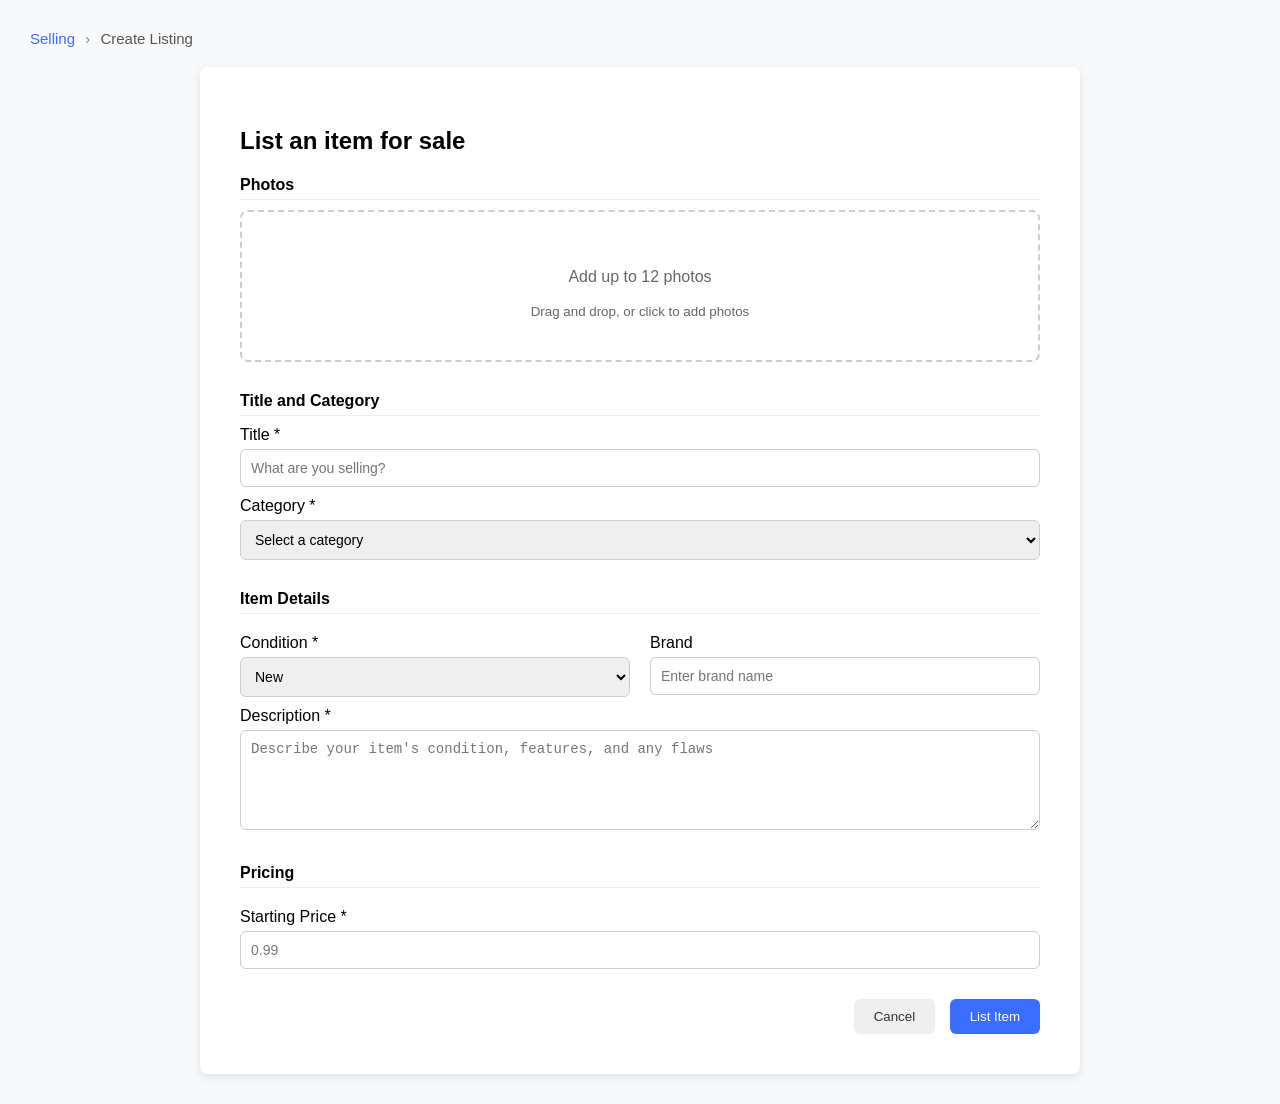
<file: templates/create_bid.html>
<!DOCTYPE html>
<html lang="en">

<head>
  <meta charset="UTF-8">
  <title>Create Listing</title>
  <link rel="stylesheet" href="./../static/css/create_bid.css">
</head>

<body>
  <div class="breadcrumb">
    <a href="selling.html" class="breadcrumb-link">Selling</a>
    <span class="breadcrumb-separator">›</span>
    <span class="breadcrumb-current">Create Listing</span>
  </div>


  <div class="create-listing-container">
    <h2>List an item for sale</h2>

    <!-- Photos -->
    <section>
      <h4>Photos</h4>
      <div class="photo-upload" id="photoUpload">
        <p>Add up to 12 photos</p>
        <small>Drag and drop, or click to add photos</small>
        <input type="file" id="photoInput" accept="image/*" multiple>
      </div>
      <div id="photoPreview"></div>
    </section>

    <!-- Title and Category -->
    <section>
      <h4>Title and Category</h4>
      <label>Title *</label>
      <input type="text" placeholder="What are you selling?" required>

      <label>Category *</label>
      <select required>
        <option value="">Select a category</option>
        <option>Electronics</option>
        <option>Fashion</option>
        <option>Home & Garden</option>
        <option>Sports</option>
      </select>
    </section>

    <!-- Item Details -->
    <section>
      <h4>Item Details</h4>
      <div class="row">
        <div class="col">
          <label>Condition *</label>
          <select required>
            <option>New</option>
            <option>Used - Like New</option>
            <option>Used - Good</option>
            <option>Used - Acceptable</option>
          </select>
        </div>
        <div class="col">
          <label>Brand</label>
          <input type="text" placeholder="Enter brand name">
        </div>
      </div>

      <label>Description *</label>
      <textarea placeholder="Describe your item's condition, features, and any flaws" required></textarea>
    </section>

    <!-- Pricing and Duration -->
    <section>
      <h4>Pricing</h4>
      <div class="row">
        <div class="col">
          <label>Starting Price *</label>
          <input type="number" min="0.01" step="0.01" placeholder="0.99" required>
        </div>
        <!-- <div class="col">
          <label>Reserve Price (optional)</label>
          <input type="number" min="0.01" step="0.01" placeholder="Minimum you'll accept">
        </div> -->
      </div>

      <!-- <div class="row">
        <div class="col">
          <label>Duration *</label>
          <select required>
            <option>1 day</option>
            <option>3 days</option>
            <option>5 days</option>
            <option>7 days</option>
          </select>
        </div>
        <div class="col">
          <label>Buy It Now (optional)</label>
          <input type="number" min="0.01" step="0.01" placeholder="Fixed price option">
        </div>
      </div> -->
    </section>

    <!-- Shipping -->
    <!-- <section>
      <h4>Shipping</h4>
      <div class="row">
        <div class="col">
          <label>Shipping cost *</label>
          <select required>
            <option>Free shipping</option>
            <option>Flat rate</option>
            <option>Calculated at checkout</option>
          </select>
        </div>
        <div class="col">
          <label>Handling time</label>
          <select>
            <option>1 business day</option>
            <option>2 business days</option>
            <option>3 business days</option>
          </select>
        </div>
      </div>
    </section> -->

    <!-- Buttons -->
    <div class="button-group">
      <!-- <button class="btn-secondary">Save Draft</button> -->
      <button class="btn-secondary">Cancel</button>
      <button class="btn-primary" onclick="create_bid.listItem()">List Item</button>
    </div>
  </div>

  <script src="../static/js/create_bid.js"></script>

  <script type="module">
    import { Create_bid } from '../static/js/create_bid.js';

    const create_bid = new Create_bid();
    window.create_bid = create_bid;

  </script>
</body>

</html>
</file>
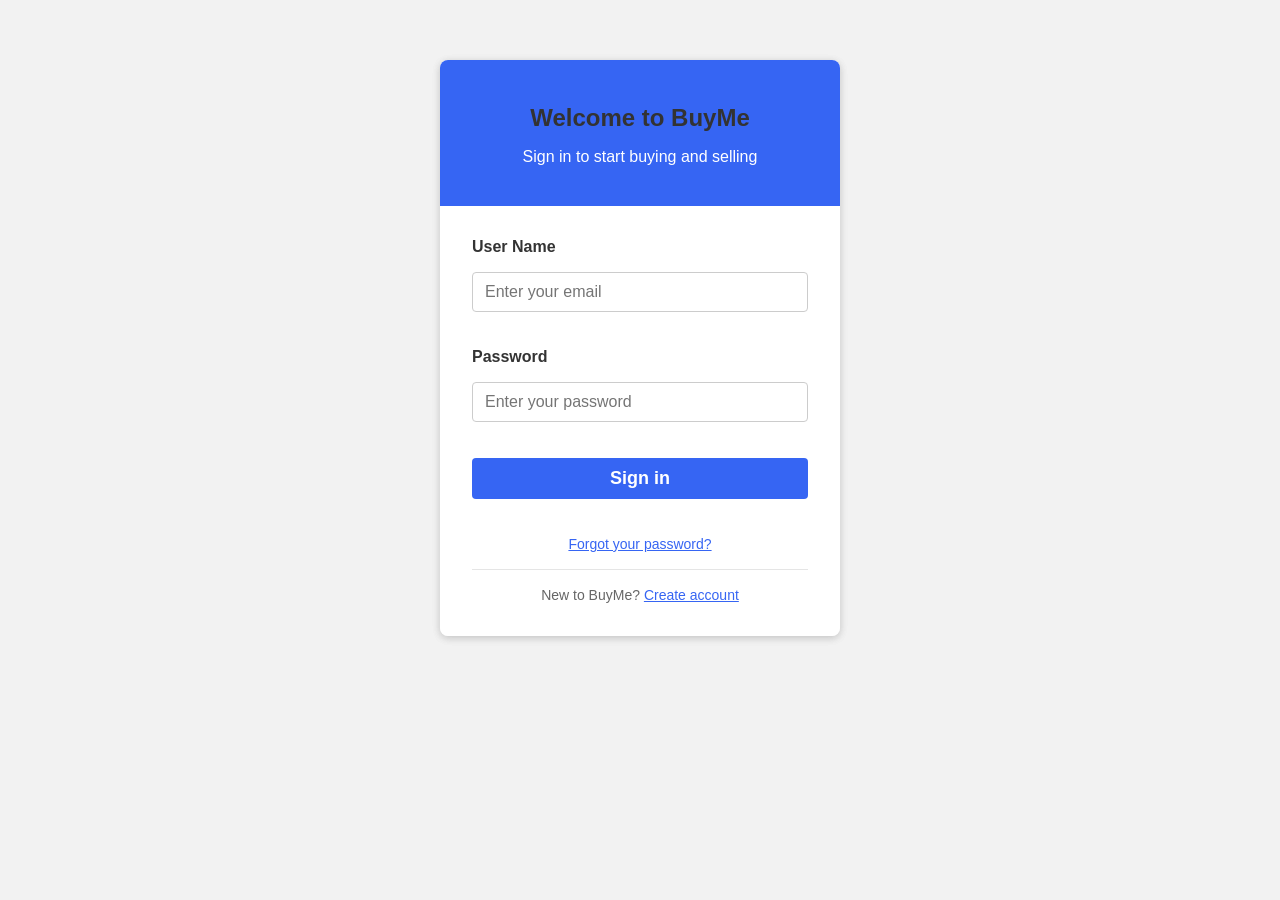
<file: templates/login.html>
<!DOCTYPE html>
<html lang="en">

<head>
    <meta charset="UTF-8">
    <meta name="viewport" content="width=device-width, initial-scale=1.0">
    <title>Login - BuyMe Auction Platform</title>
    <link rel="stylesheet" href="../static/css/login.css">
    <link rel="stylesheet" href="../static/css/notification.css">
</head>

<body>
    <div class="main-container">
        <div id="login" class="screen active">
            <div class="login-container">
                <div class="login-header">
                    <h2>Welcome to BuyMe</h2>
                    <p>Sign in to start buying and selling</p>
                </div>
                <div class="login-body">
                    <div class="form-group">
                        <label class="form-label">User Name</label>
                        <input type="username" id="login-username" class="form-input" placeholder="Enter your email">
                    </div>

                    <div class="form-group">
                        <label class="form-label">Password</label>
                        <input type="password" id="login-password" class="form-input" placeholder="Enter your password">
                    </div>

                    <button class="btn btn-primary btn-full" id="login-btn" onclick="users.login()">Sign in</button>

                    <div style="text-align: center; margin-top: 20px;">
                        <!-- <a href="#" style="color: #3665f3; font-size: 14px;">Forgot your password?</a> -->
                        <a href="#" id="forgot-password-link" style="color:#3665f3; font-size:14px;">Forgot your
                            password?</a>
                    </div>

                    <div
                        style="text-align: center; margin-top: 16px; padding-top: 16px; border-top: 1px solid #e5e5e5;">
                        <span style="color: #666; font-size: 14px;">New to BuyMe? </span>
                        <a href="register" style="color: #3665f3; font-size: 14px;">Create account</a>
                    </div>
                </div>
            </div>
        </div>
    </div>

    <!-- Loading Overlay -->
    <div id="loading-overlay"
        style="display: none; position: fixed; top: 0; left: 0; width: 100%; height: 100%; background: rgba(0,0,0,0.5); z-index: 9999; align-items: center; justify-content: center;">
        <div style="background: white; padding: 20px; border-radius: 8px;">
            <div style="font-size: 24px;">Loading...</div>
        </div>
    </div>

    <!-- Forgot Password Screen -->
    <div id="forgot-password-screen" class="screen" style="display:none;">
        <div class="forgot-password-container">
            <button id="forgot-back-to-login" style="position:absolute; top:10px; left:10px;">&larr; Back</button>
            <h2>Reset Password</h2>
            <p>Enter your username to receive password reset instructions.</p>
            <input type="text" id="forgot-username" placeholder="Username" class="form-input" />
            <button id="submit-forgot" class="btn btn-primary btn-full">Submit</button>
        </div>
    </div>

    <!-- Reset Password Screen -->
    <div id="reset-password-screen" class="screen" style="display:none;">
        <div class="forgot-password-container">
            <button id="reset-back-to-login" class="back-button">&larr; Back</button>
            <h2>Reset Password</h2>
            <p>Enter your new password.</p>
            <input type="text" id="reset-username" placeholder="Enter your username" class="form-input" />
            <input type="password" id="new-password" placeholder="New password" class="form-input" />
            <button id="submit-reset" class="btn btn-primary">Reset Password</button>
        </div>
    </div>


    <script type="module" src="../static/js/users.js"></script>
    <script type="module">
        import { Users } from '../static/js/users.js';

        const users = new Users();
        window.users = users;

        // Show forgot password input screen
        document.getElementById('forgot-password-link').addEventListener('click', e => {
            e.preventDefault();
            showScreen('forgot-password-screen');
        });

        document.getElementById('forgot-back-to-login').addEventListener('click', e => {
            e.preventDefault();
            showScreen('login');
        });
        document.getElementById('reset-back-to-login').addEventListener('click', e => {
            e.preventDefault();
            showScreen('login');
        });

        // Submit username for password reset
        document.getElementById('submit-forgot').addEventListener('click', async () => {
            const username = document.getElementById('forgot-username').value.trim();
            const usernameExists = await users.checkUsername(username);
            if (usernameExists && usernameExists.status == 200) {
                document.getElementById('reset-username').value = username;
                showScreen('reset-password-screen');
            }
        });

        // Bind reset password submit once
        document.getElementById('submit-reset').addEventListener('click', async (e) => {
            e.preventDefault();
            const username = document.getElementById('reset-username').value.trim();
            const newPassword = document.getElementById('new-password').value.trim();

            const resetPassword = await users.resetPassword({ username, newPassword });
            if (resetPassword) {
                showScreen('login');
            }
        });

        function showScreen(screenId) {
            // Hide all screens
            document.querySelectorAll('.screen').forEach(screen => {
                screen.style.display = 'none';
                screen.classList.remove('active');
            });
            // Show target
            document.getElementById(screenId).style.display = 'block';
            document.getElementById(screenId).classList.add('active');
        }

    </script>
</body>

</html>
</file>
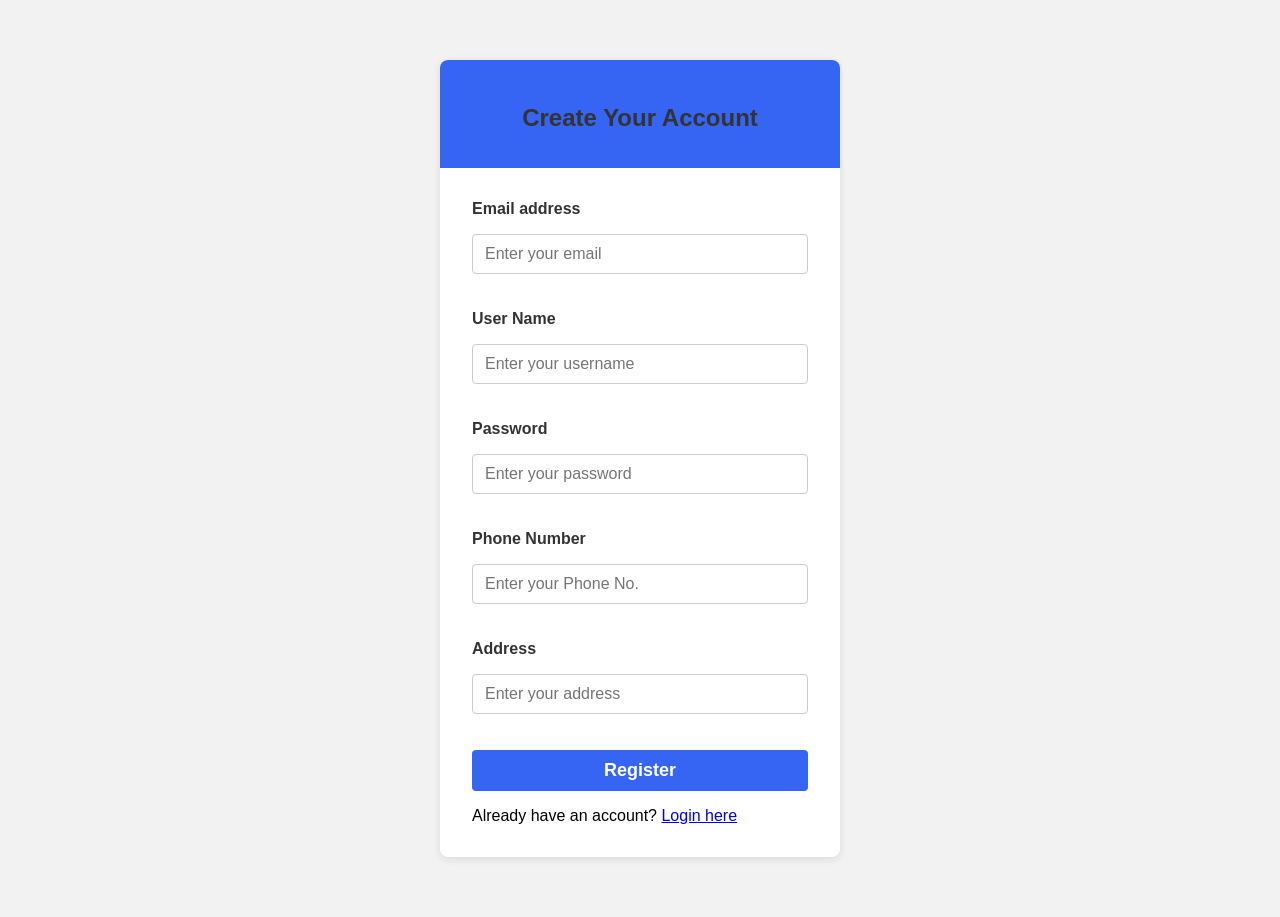
<file: templates/register.html>
<!DOCTYPE html>
<html lang="en">
<head>
  <meta charset="UTF-8">
  <title>Register</title>
  <link rel="stylesheet" href="../static/css/login.css">
  <link rel="stylesheet" href="../static/css/notification.css">
</head>
<body>
  <div class="main-container">
    <div class="login-container">
      <div class="login-header">
        <h2>Create Your Account</h2>
      </div>

      <div class="login-body">
        <form id="registerForm">
          <div class="form-group">
            <label class="form-label">Email address</label>
            <input type="email" id="reg_email" class="form-input" placeholder="Enter your email" required>
          </div>

          <div class="form-group">
            <label class="form-label">User Name</label>
            <input type="username" id="reg_username" class="form-input" placeholder="Enter your username" required>
          </div>

          <div class="form-group">
            <label class="form-label">Password</label>
            <input type="password" id="reg_password" class="form-input" placeholder="Enter your password" required>
          </div>
          
          <div class="form-group">
            <label class="form-label">Phone Number</label>
            <input type="username" id="reg_phone" class="form-input" placeholder="Enter your Phone No." required>
          </div>
          <div class="form-group">
            <label class="form-label">Address</label>
            <input type="username" id="reg_address" class="form-input" placeholder="Enter your address" required>
          </div>

          <!-- <div class="form-group">
            <label class="form-label">User Type</label>
            <select id="reg_type" class="form-input" required>
              <option value="A">Type A</option>
              <option value="B">Type B</option>
            </select>
          </div> -->

          <button type="button" id = 'submit-register' class="btn btn-primary btn-full">Register</button>
        </form>

        <div class="register-section">
          <span>Already have an account? </span>
          <a href="/" class="register-link">Login here</a>
        </div>

        <div id="register-message" class="error-message"></div>
      </div>
    </div>
  </div>

  <!-- <script type="module" src="../static/js/users.js"></script> -->
    <script type="module">
        import { Users } from '../static/js/users.js';

        const users = new Users();
        window.users = users;

        document.getElementById('submit-register').addEventListener('click', async(e)=>{
          e.preventDefault();
          // const username = document.getElementById('reg_username').value.trim();
          // const password = document.getElementById('reg_password').value.trim();
          // const email = document.getElementById('reg_email').value.trim();
          const params = {
            userName: document.getElementById('reg_username').value.trim(),
            userEmail: document.getElementById('reg_email').value.trim(),
            userPassword: document.getElementById('reg_password').value.trim(),
            userPhone: document.getElementById('reg_phone').value.trim(),
            userAddress: document.getElementById('reg_address').value.trim()
          }
          const userRegister = await users.register(params);
          if (userRegister) {
              showScreen('login');
          }
        })

    </script>
</body>
</html>
</file>
<file: static/css/create_bid.css>
body {
  font-family: 'Poppins', sans-serif;
  background-color: #f8f9fa;
  margin: 0;
  padding: 30px;
}

.create-listing-container {
  background: #fff;
  padding: 40px;
  max-width: 800px;
  margin: auto;
  border-radius: 8px;
  box-shadow: 0 3px 8px rgba(0,0,0,0.1);
}

h2 {
  font-size: 24px;
  margin-bottom: 20px;
}

section {
  margin-bottom: 30px;
}

section h4 {
  margin-bottom: 10px;
  font-size: 16px;
  border-bottom: 1px solid #eee;
  padding-bottom: 5px;
}

label {
  display: block;
  font-weight: 500;
  margin-top: 10px;
}

input, select, textarea {
  width: 100%;
  padding: 10px;
  margin-top: 5px;
  border: 1px solid #ccc;
  border-radius: 6px;
  font-size: 14px;
  box-sizing: border-box;
}

textarea {
  resize: vertical;
  min-height: 100px;
}

/* Upload */
.photo-upload {
  border: 2px dashed #ccc;
  border-radius: 8px;
  text-align: center;
  padding: 40px;
  color: #666;
  cursor: pointer;
  position: relative;
}
.photo-upload input {
  position: absolute;
  top: 0;
  left: 0;
  width: 100%;
  height: 100%;
  opacity: 0;
  cursor: pointer;
}

#photoPreview img {
  width: 80px;
  height: 80px;
  margin: 8px;
  object-fit: cover;
  border-radius: 6px;
}

/* Two-column layout */
.row {
  display: flex;
  gap: 20px;
}
.col {
  flex: 1;
}

.button-group {
  text-align: right;
  margin-top: 20px;
}

.btn-primary {
  background: #3b6dfc;
  color: white;
  border: none;
  border-radius: 6px;
  padding: 10px 20px;
  font-weight: 500;
  cursor: pointer;
}

.btn-secondary {
  background: #eee;
  color: #333;
  border: none;
  border-radius: 6px;
  padding: 10px 20px;
  margin-right: 10px;
  cursor: pointer;
}

.btn-primary:hover {
  background: #2f5fe0;
}
.btn-secondary:hover {
  background: #ddd;
}

/* Breadcrumb */
.breadcrumb {
  font-family: 'Poppins', sans-serif;
  font-size: 15px;
  margin-bottom: 20px;
  color: #555;
}

.breadcrumb-link {
  color: #3b6dfc;
  text-decoration: none;
  font-weight: 500;
}

.breadcrumb-link:hover {
  text-decoration: underline;
}

.breadcrumb-separator {
  margin: 0 6px;
  color: #888;
}

.breadcrumb-current {
  color: #555;
  font-weight: 500;
}
</file>
<file: static/css/login.css>
/* Login Screen */
/* login.css */
body {
  background-color: #f2f2f2;
  font-family: Arial, sans-serif;
}

/* Center the form container naturally */
.login-container {
  max-width: 400px;
  margin: 60px auto;
  background: white;
  border-radius: 8px;
  box-shadow: 0 2px 8px rgba(0, 0, 0, 0.1);
  padding: 0;
  /* Use header/body for spacing */
}

.login-header {
  background: #3665f3;
  color: white;
  padding: 24px;
  text-align: center;
  border-radius: 8px 8px 0 0;
}

.login-body {
  padding: 32px;
}

.form-group {
  margin-bottom: 20px;
}

.form-label {
  display: block;
  margin-bottom: 8px;
  font-weight: 600;
  color: #333;
}

.form-input {
  width: 100%;
  padding: 12px 16px;
  border: 1px solid #ddd;
  border-radius: 4px;
  font-size: 16px;
  transition: border-color 0.2s;
}

.form-input:focus {
  outline: none;
  border-color: #3665f3;
  box-shadow: 0 0 0 2px rgba(54, 101, 243, 0.2);
}

.btn {
  width: 100%;
  padding: 12px 24px;
  border-radius: 24px;
  font-size: 16px;
  font-weight: 600;
  transition: background 0.3s;
}
.btn-primary {
  background: #3665f3;
  color: #fff;
}

.btn-primary:hover {
  background: #2557d6;
}

.btn-secondary {
  background: #f5f5f5;
  color: #333;
}

.btn-secondary:hover {
  background: #e9e9e9;
}

.btn-full {
  width: 100%;
  margin-bottom: 16px;
}

.forgot-password-container {
  max-width: 400px;
  margin: 50px auto;
  padding: 20px;
  background: white;
  border-radius: 8px;
  box-shadow: 0 2px 8px rgba(0, 0, 0, 0.1);
  position: relative;
}

.screen {
  max-width: 400px;
  margin: 60px auto;
  background: #fff;
  border-radius: 8px;
  box-shadow: 0 2px 8px rgba(0, 0, 0, 0.1);
  font-family: 'Segoe UI', Tahoma, Geneva, Verdana, sans-serif;
  display: none;
}

.screen.active {
  display: block;
}

/* Reset password container style */
.forgot-password-container,
.reset-password-container {
  position: relative;
  padding: 20px;
}

/* Headings */
h2 {
  font-weight: 600;
  font-size: 24px;
  margin-bottom: 12px;
  color: #333;
}

/* Form input */
.form-input {
  width: 100%;
  padding: 10px 12px;
  margin: 8px 0 16px 0;
  box-sizing: border-box;
  border: 1px solid #ccc;
  border-radius: 4px;
  font-size: 16px;
  outline: none;
  transition: border-color 0.3s ease;
}

.form-input:focus {
  border-color: #3665f3;
  box-shadow: 0 0 5px rgba(54, 101, 243, 0.5);
}

/* Buttons */
.btn-primary {
  background-color: #3665f3;
  color: white;
  border: none;
  padding: 10px 16px;
  font-size: 18px;
  cursor: pointer;
  width: 100%;
  border-radius: 4px;
  transition: background-color 0.3s ease;
}

.btn-primary:hover {
  background-color: #2e52c1;
}

/* Back button */
#back-to-login {
  position: absolute;
  top: 10px;
  left: 10px;
  background: transparent;
  border: none;
  color: #3665f3;
  font-size: 18px;
  cursor: pointer;
  padding: 4px 8px;
  outline: none;
}

#back-to-login:hover {
  text-decoration: underline;
}

/* Messages */
#forgot-password-message,
#reset-password-message {
  margin-top: 8px;
  font-size: 14px;
  color: red;
}

.back-button {
  background: transparent;
  border: none;
  color: #3665f3;
  cursor: pointer;
  font-size: 18px;
  padding: 4px 8px;
  position: absolute;
  top: 10px;
  left: 10px;
}

.back-button:hover {
  text-decoration: underline;
}

.create-account-link, .forgot-password-link {
  display: inline-block;
  font-size: 14px;
  margin-top: 16px;
  color: #3665f3;
  text-decoration: none;
}
.create-account-link:hover, .forgot-password-link:hover {
  text-decoration: underline;
}
</file>
<file: static/css/notification.css>
.notification {
    position: fixed;
    top: 10%;
    left: 50%;
    transform: translate(-50%, -50%);
    background-color: #333;
    color: #fff;
    padding: 16px 24px;
    border-radius: 8px;
    box-shadow: 0 4px 12px rgba(0, 0, 0, 0.3);
    font-size: 16px;
    font-weight: 600;
    max-width: 90%;
    text-align: center;
    opacity: 1;
    transition: opacity 0.8s ease;
    z-index: 10000;
    min-width: 200px;
}

.notification.info {
    background-color: #1976d2;
}

.notification.success {
    background-color: #4caf50;
}

.notification.error {
    background-color: #f44336;
}
</file>
